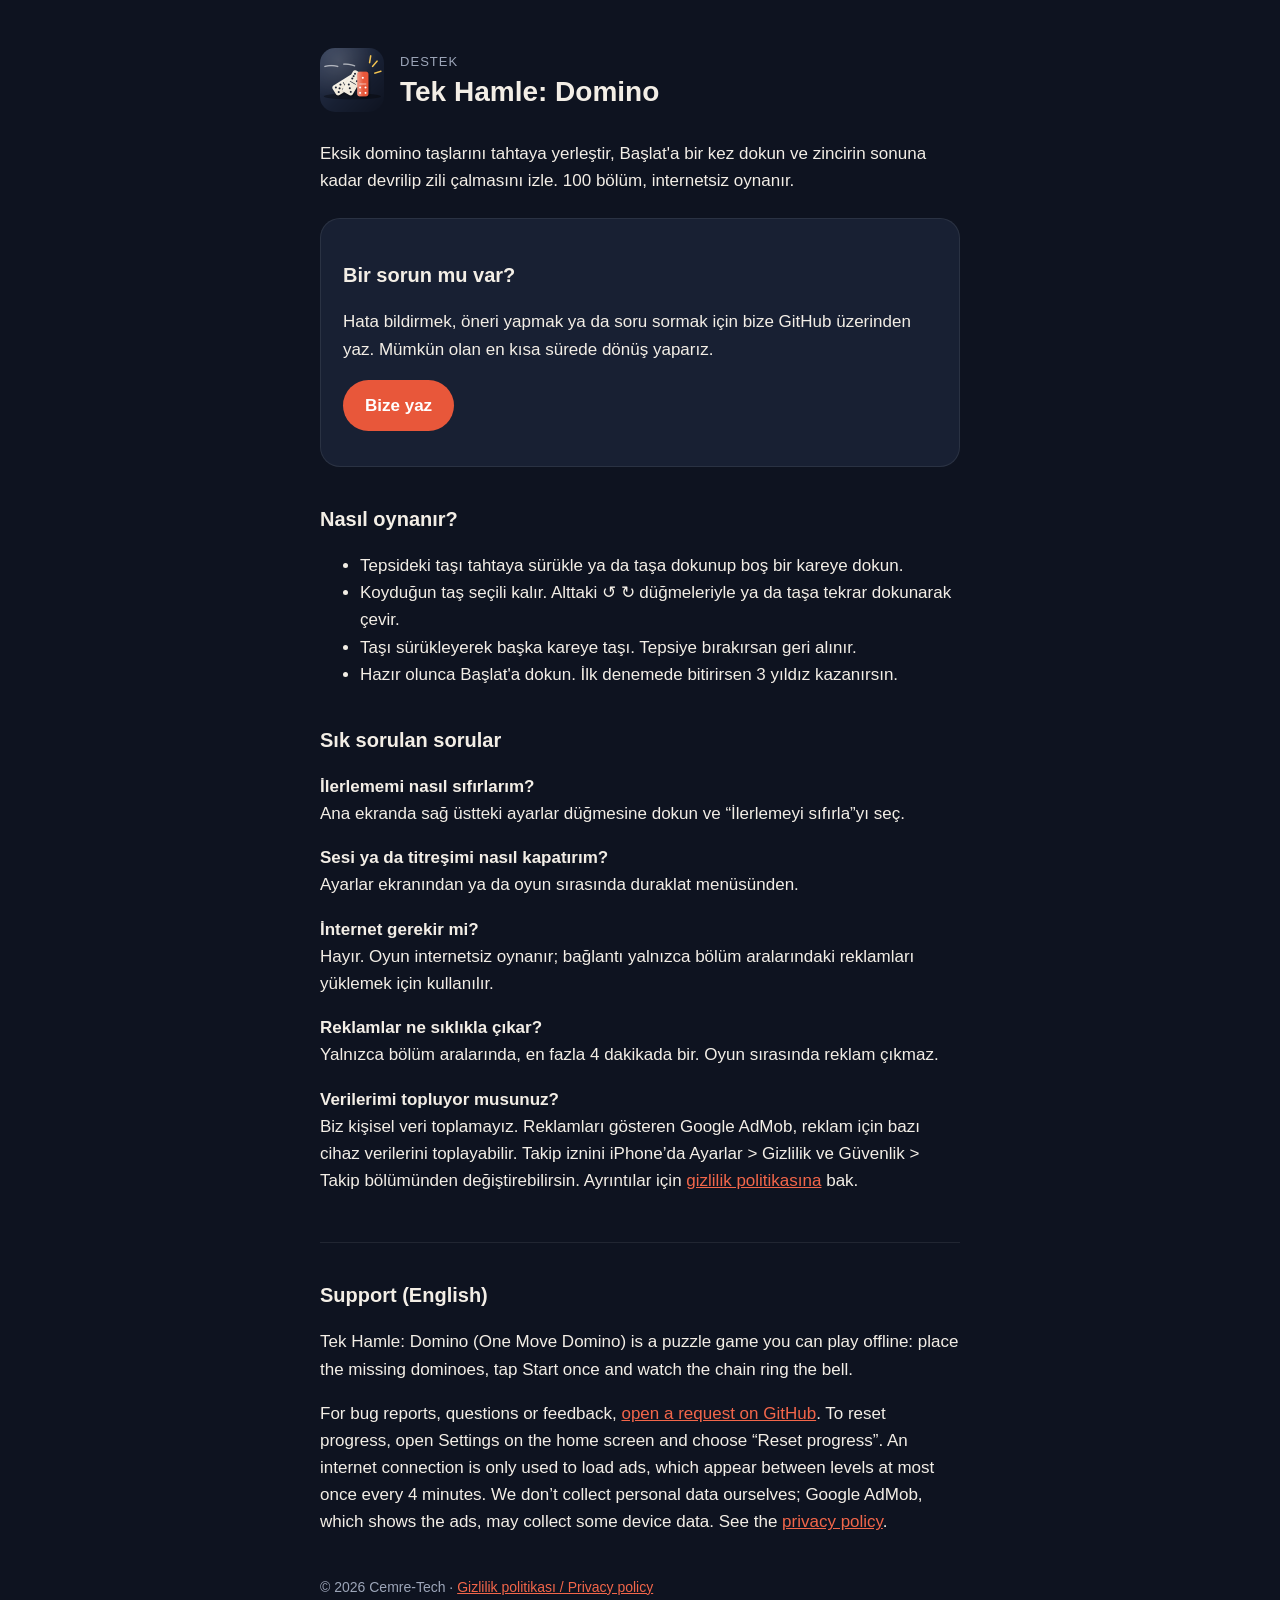
<file: index.html>
<!doctype html>
<html lang="tr">
<head>
  <meta charset="utf-8">
  <meta name="viewport" content="width=device-width, initial-scale=1">
  <title>Tek Hamle: Domino – Destek</title>
  <meta name="description" content="Tek Hamle: Domino için destek, sık sorulan sorular ve iletişim.">
  <link rel="stylesheet" href="style.css">
  <link rel="icon" href="icon.png">
</head>
<body>
<main>
  <header>
    <img src="icon.png" alt="">
    <div>
      <p class="eyebrow">Destek</p>
      <h1>Tek Hamle: Domino</h1>
    </div>
  </header>

  <p>Eksik domino taşlarını tahtaya yerleştir, Başlat'a bir kez dokun ve zincirin sonuna kadar devrilip zili çalmasını izle. 100 bölüm, internetsiz oynanır.</p>

  <section class="card">
    <h2>Bir sorun mu var?</h2>
    <p>Hata bildirmek, öneri yapmak ya da soru sormak için bize GitHub üzerinden yaz. Mümkün olan en kısa sürede dönüş yaparız.</p>
    <p><a class="button" href="https://github.com/Cemre-Tech/tekhamle-domino-support/issues/new">Bize yaz</a></p>
  </section>

  <h2>Nasıl oynanır?</h2>
  <ul>
    <li>Tepsideki taşı tahtaya sürükle ya da taşa dokunup boş bir kareye dokun.</li>
    <li>Koyduğun taş seçili kalır. Alttaki ↺ ↻ düğmeleriyle ya da taşa tekrar dokunarak çevir.</li>
    <li>Taşı sürükleyerek başka kareye taşı. Tepsiye bırakırsan geri alınır.</li>
    <li>Hazır olunca Başlat'a dokun. İlk denemede bitirirsen 3 yıldız kazanırsın.</li>
  </ul>

  <h2>Sık sorulan sorular</h2>
  <p><strong>İlerlememi nasıl sıfırlarım?</strong><br>Ana ekranda sağ üstteki ayarlar düğmesine dokun ve “İlerlemeyi sıfırla”yı seç.</p>
  <p><strong>Sesi ya da titreşimi nasıl kapatırım?</strong><br>Ayarlar ekranından ya da oyun sırasında duraklat menüsünden.</p>
  <p><strong>İnternet gerekir mi?</strong><br>Hayır. Oyun internetsiz oynanır; bağlantı yalnızca bölüm aralarındaki reklamları yüklemek için kullanılır.</p>
  <p><strong>Reklamlar ne sıklıkla çıkar?</strong><br>Yalnızca bölüm aralarında, en fazla 4 dakikada bir. Oyun sırasında reklam çıkmaz.</p>
  <p><strong>Verilerimi topluyor musunuz?</strong><br>Biz kişisel veri toplamayız. Reklamları gösteren Google AdMob, reklam için bazı cihaz verilerini toplayabilir. Takip iznini iPhone’da Ayarlar &gt; Gizlilik ve Güvenlik &gt; Takip bölümünden değiştirebilirsin. Ayrıntılar için <a href="privacy.html">gizlilik politikasına</a> bak.</p>

  <hr>
  <div lang="en">
    <h2>Support (English)</h2>
    <p>Tek Hamle: Domino (One Move Domino) is a puzzle game you can play offline: place the missing dominoes, tap Start once and watch the chain ring the bell.</p>
    <p>For bug reports, questions or feedback, <a href="https://github.com/Cemre-Tech/tekhamle-domino-support/issues/new">open a request on GitHub</a>. To reset progress, open Settings on the home screen and choose “Reset progress”. An internet connection is only used to load ads, which appear between levels at most once every 4 minutes. We don’t collect personal data ourselves; Google AdMob, which shows the ads, may collect some device data. See the <a href="privacy.html">privacy policy</a>.</p>
  </div>

  <footer>© 2026 Cemre-Tech · <a href="privacy.html">Gizlilik politikası / Privacy policy</a></footer>
</main>
</body>
</html>
</file>
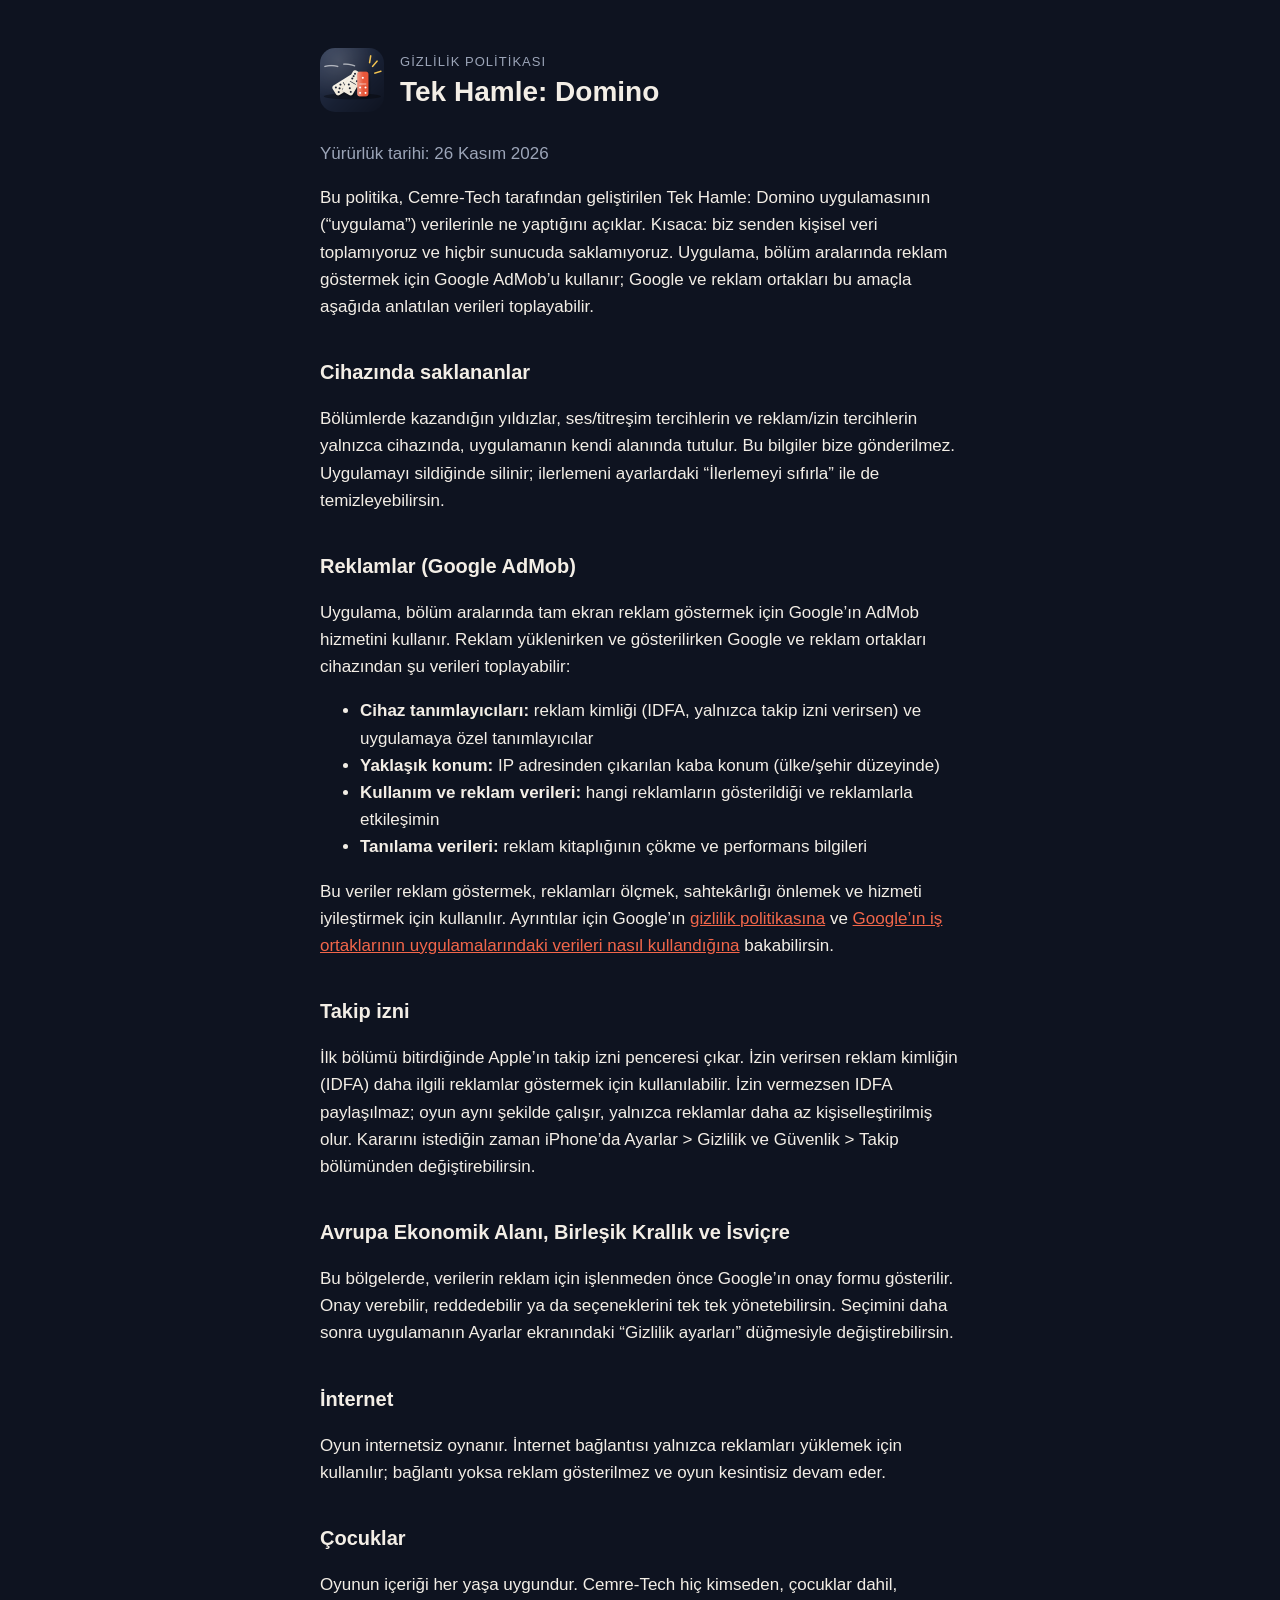
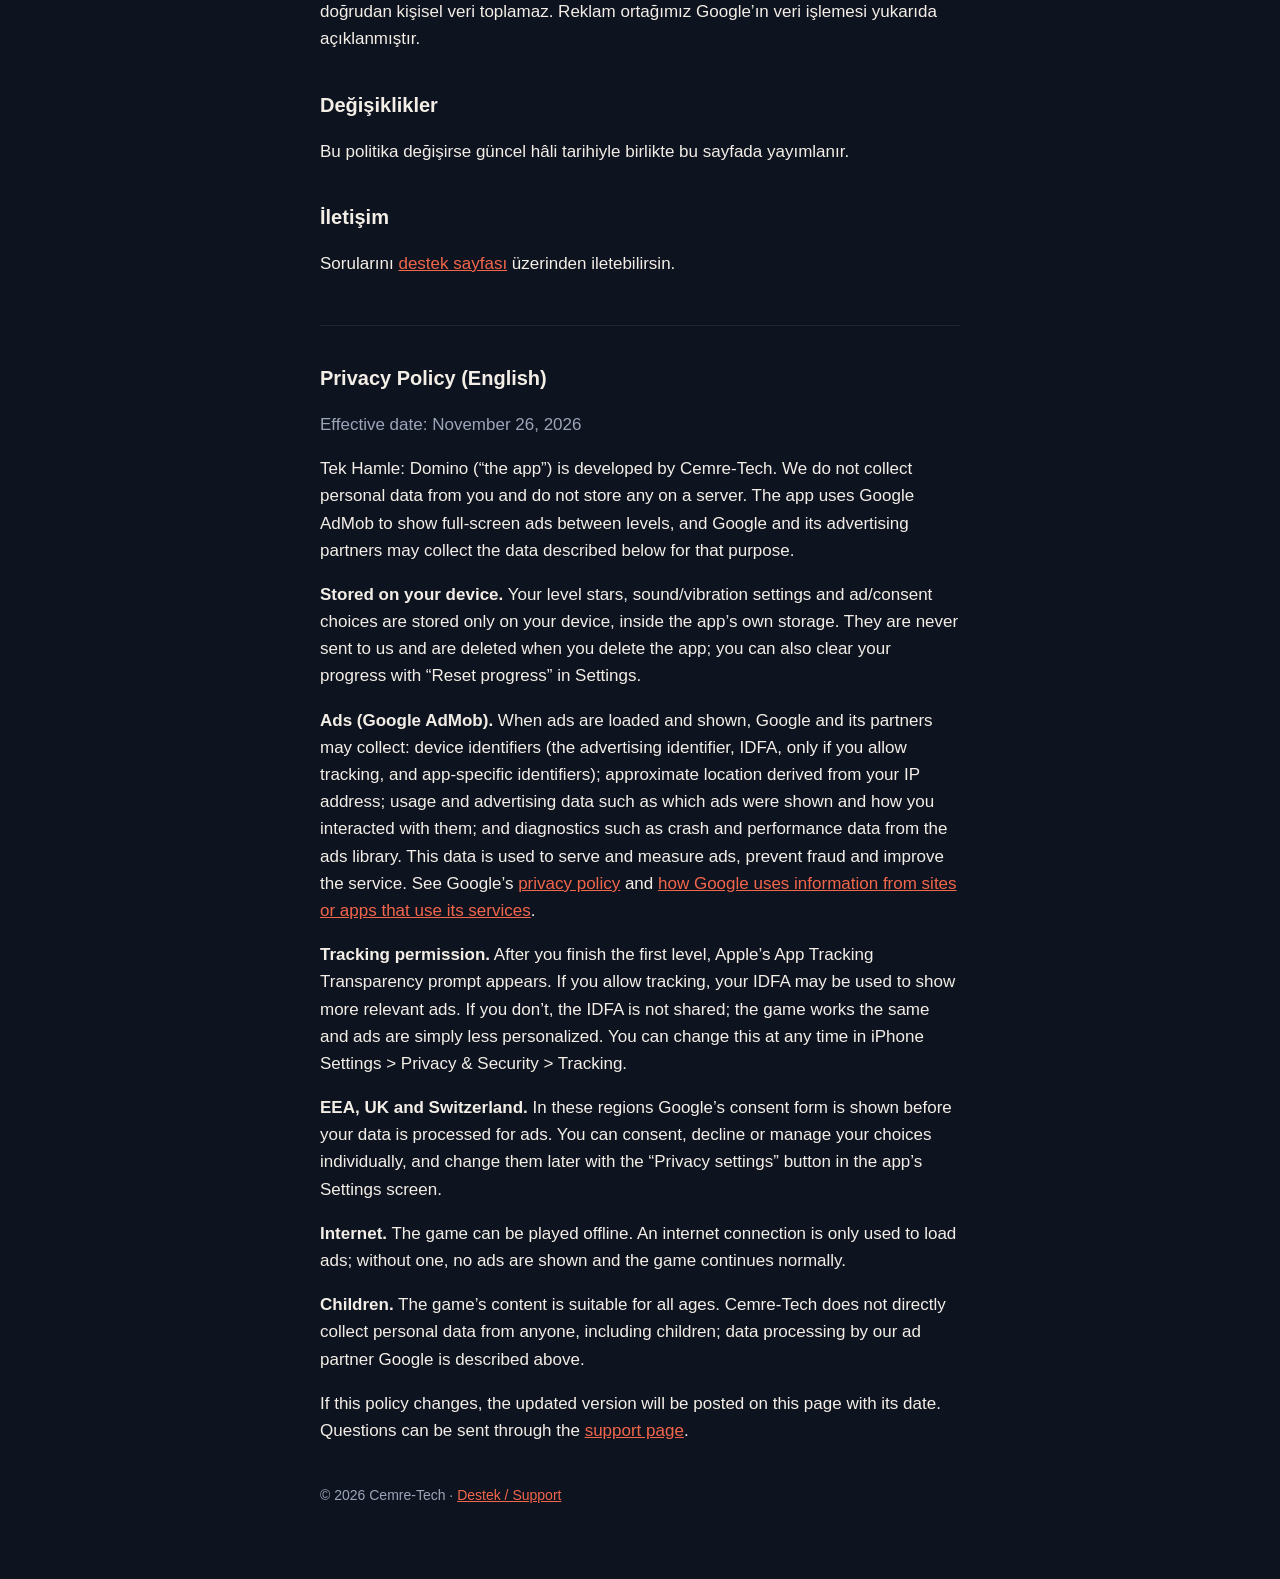
<file: privacy.html>
<!doctype html>
<html lang="tr">
<head>
  <meta charset="utf-8">
  <meta name="viewport" content="width=device-width, initial-scale=1">
  <title>Tek Hamle: Domino – Gizlilik Politikası</title>
  <meta name="description" content="Tek Hamle: Domino gizlilik politikası. Uygulama reklamlar için Google AdMob kullanır; bu sayfa hangi verilerin neden toplandığını açıklar.">
  <link rel="stylesheet" href="style.css">
  <link rel="icon" href="icon.png">
</head>
<body>
<main>
  <header>
    <img src="icon.png" alt="">
    <div>
      <p class="eyebrow">Gizlilik Politikası</p>
      <h1>Tek Hamle: Domino</h1>
    </div>
  </header>

  <p class="soft">Yürürlük tarihi: 26 Kasım 2026</p>

  <p>Bu politika, Cemre-Tech tarafından geliştirilen Tek Hamle: Domino uygulamasının (“uygulama”) verilerinle ne yaptığını açıklar. Kısaca: biz senden kişisel veri toplamıyoruz ve hiçbir sunucuda saklamıyoruz. Uygulama, bölüm aralarında reklam göstermek için Google AdMob’u kullanır; Google ve reklam ortakları bu amaçla aşağıda anlatılan verileri toplayabilir.</p>

  <h2>Cihazında saklananlar</h2>
  <p>Bölümlerde kazandığın yıldızlar, ses/titreşim tercihlerin ve reklam/izin tercihlerin yalnızca cihazında, uygulamanın kendi alanında tutulur. Bu bilgiler bize gönderilmez. Uygulamayı sildiğinde silinir; ilerlemeni ayarlardaki “İlerlemeyi sıfırla” ile de temizleyebilirsin.</p>

  <h2>Reklamlar (Google AdMob)</h2>
  <p>Uygulama, bölüm aralarında tam ekran reklam göstermek için Google’ın AdMob hizmetini kullanır. Reklam yüklenirken ve gösterilirken Google ve reklam ortakları cihazından şu verileri toplayabilir:</p>
  <ul>
    <li><strong>Cihaz tanımlayıcıları:</strong> reklam kimliği (IDFA, yalnızca takip izni verirsen) ve uygulamaya özel tanımlayıcılar</li>
    <li><strong>Yaklaşık konum:</strong> IP adresinden çıkarılan kaba konum (ülke/şehir düzeyinde)</li>
    <li><strong>Kullanım ve reklam verileri:</strong> hangi reklamların gösterildiği ve reklamlarla etkileşimin</li>
    <li><strong>Tanılama verileri:</strong> reklam kitaplığının çökme ve performans bilgileri</li>
  </ul>
  <p>Bu veriler reklam göstermek, reklamları ölçmek, sahtekârlığı önlemek ve hizmeti iyileştirmek için kullanılır. Ayrıntılar için Google’ın <a href="https://policies.google.com/privacy">gizlilik politikasına</a> ve <a href="https://policies.google.com/technologies/partner-sites">Google’ın iş ortaklarının uygulamalarındaki verileri nasıl kullandığına</a> bakabilirsin.</p>

  <h2>Takip izni</h2>
  <p>İlk bölümü bitirdiğinde Apple’ın takip izni penceresi çıkar. İzin verirsen reklam kimliğin (IDFA) daha ilgili reklamlar göstermek için kullanılabilir. İzin vermezsen IDFA paylaşılmaz; oyun aynı şekilde çalışır, yalnızca reklamlar daha az kişiselleştirilmiş olur. Kararını istediğin zaman iPhone’da Ayarlar &gt; Gizlilik ve Güvenlik &gt; Takip bölümünden değiştirebilirsin.</p>

  <h2>Avrupa Ekonomik Alanı, Birleşik Krallık ve İsviçre</h2>
  <p>Bu bölgelerde, verilerin reklam için işlenmeden önce Google’ın onay formu gösterilir. Onay verebilir, reddedebilir ya da seçeneklerini tek tek yönetebilirsin. Seçimini daha sonra uygulamanın Ayarlar ekranındaki “Gizlilik ayarları” düğmesiyle değiştirebilirsin.</p>

  <h2>İnternet</h2>
  <p>Oyun internetsiz oynanır. İnternet bağlantısı yalnızca reklamları yüklemek için kullanılır; bağlantı yoksa reklam gösterilmez ve oyun kesintisiz devam eder.</p>

  <h2>Çocuklar</h2>
  <p>Oyunun içeriği her yaşa uygundur. Cemre-Tech hiç kimseden, çocuklar dahil, doğrudan kişisel veri toplamaz. Reklam ortağımız Google’ın veri işlemesi yukarıda açıklanmıştır.</p>

  <h2>Değişiklikler</h2>
  <p>Bu politika değişirse güncel hâli tarihiyle birlikte bu sayfada yayımlanır.</p>

  <h2>İletişim</h2>
  <p>Sorularını <a href="index.html">destek sayfası</a> üzerinden iletebilirsin.</p>

  <hr>
  <div lang="en">
    <h2>Privacy Policy (English)</h2>
    <p class="soft">Effective date: November 26, 2026</p>
    <p>Tek Hamle: Domino (“the app”) is developed by Cemre-Tech. We do not collect personal data from you and do not store any on a server. The app uses Google AdMob to show full-screen ads between levels, and Google and its advertising partners may collect the data described below for that purpose.</p>
    <p><strong>Stored on your device.</strong> Your level stars, sound/vibration settings and ad/consent choices are stored only on your device, inside the app’s own storage. They are never sent to us and are deleted when you delete the app; you can also clear your progress with “Reset progress” in Settings.</p>
    <p><strong>Ads (Google AdMob).</strong> When ads are loaded and shown, Google and its partners may collect: device identifiers (the advertising identifier, IDFA, only if you allow tracking, and app-specific identifiers); approximate location derived from your IP address; usage and advertising data such as which ads were shown and how you interacted with them; and diagnostics such as crash and performance data from the ads library. This data is used to serve and measure ads, prevent fraud and improve the service. See Google’s <a href="https://policies.google.com/privacy">privacy policy</a> and <a href="https://policies.google.com/technologies/partner-sites">how Google uses information from sites or apps that use its services</a>.</p>
    <p><strong>Tracking permission.</strong> After you finish the first level, Apple’s App Tracking Transparency prompt appears. If you allow tracking, your IDFA may be used to show more relevant ads. If you don’t, the IDFA is not shared; the game works the same and ads are simply less personalized. You can change this at any time in iPhone Settings &gt; Privacy &amp; Security &gt; Tracking.</p>
    <p><strong>EEA, UK and Switzerland.</strong> In these regions Google’s consent form is shown before your data is processed for ads. You can consent, decline or manage your choices individually, and change them later with the “Privacy settings” button in the app’s Settings screen.</p>
    <p><strong>Internet.</strong> The game can be played offline. An internet connection is only used to load ads; without one, no ads are shown and the game continues normally.</p>
    <p><strong>Children.</strong> The game’s content is suitable for all ages. Cemre-Tech does not directly collect personal data from anyone, including children; data processing by our ad partner Google is described above.</p>
    <p>If this policy changes, the updated version will be posted on this page with its date. Questions can be sent through the <a href="index.html">support page</a>.</p>
  </div>

  <footer>© 2026 Cemre-Tech · <a href="index.html">Destek / Support</a></footer>
</main>
</body>
</html>
</file>
<file: style.css>
:root {
  --bg: #0e1320;
  --surface: #182033;
  --text: #f3eee6;
  --soft: #9ca5b8;
  --accent: #f2664a;
  --hairline: rgba(255, 255, 255, 0.08);
}
* { box-sizing: border-box; }
body {
  margin: 0;
  background: var(--bg);
  color: var(--text);
  font: 17px/1.6 ui-rounded, -apple-system, BlinkMacSystemFont, "SF Pro Rounded", "Segoe UI", Roboto, sans-serif;
}
main { max-width: 680px; margin: 0 auto; padding: 48px 20px 72px; }
header { display: flex; align-items: center; gap: 16px; margin-bottom: 28px; }
header img { width: 64px; height: 64px; border-radius: 15px; }
h1 { font-size: 28px; line-height: 1.2; margin: 0; }
.eyebrow { color: var(--soft); font-size: 13px; letter-spacing: 0.08em; text-transform: uppercase; margin: 0 0 2px; }
h2 { font-size: 20px; margin: 36px 0 8px; }
p, li { color: var(--text); }
.soft { color: var(--soft); }
a { color: var(--accent); }
section.card { background: var(--surface); border: 1px solid var(--hairline); border-radius: 20px; padding: 4px 22px 18px; margin-top: 24px; }
.button { display: inline-block; background: #e8573a; color: #fff; text-decoration: none; font-weight: 700; padding: 12px 22px; border-radius: 999px; }
hr { border: 0; border-top: 1px solid var(--hairline); margin: 48px 0 8px; }
footer { color: var(--soft); font-size: 14px; margin-top: 40px; }
</file>
